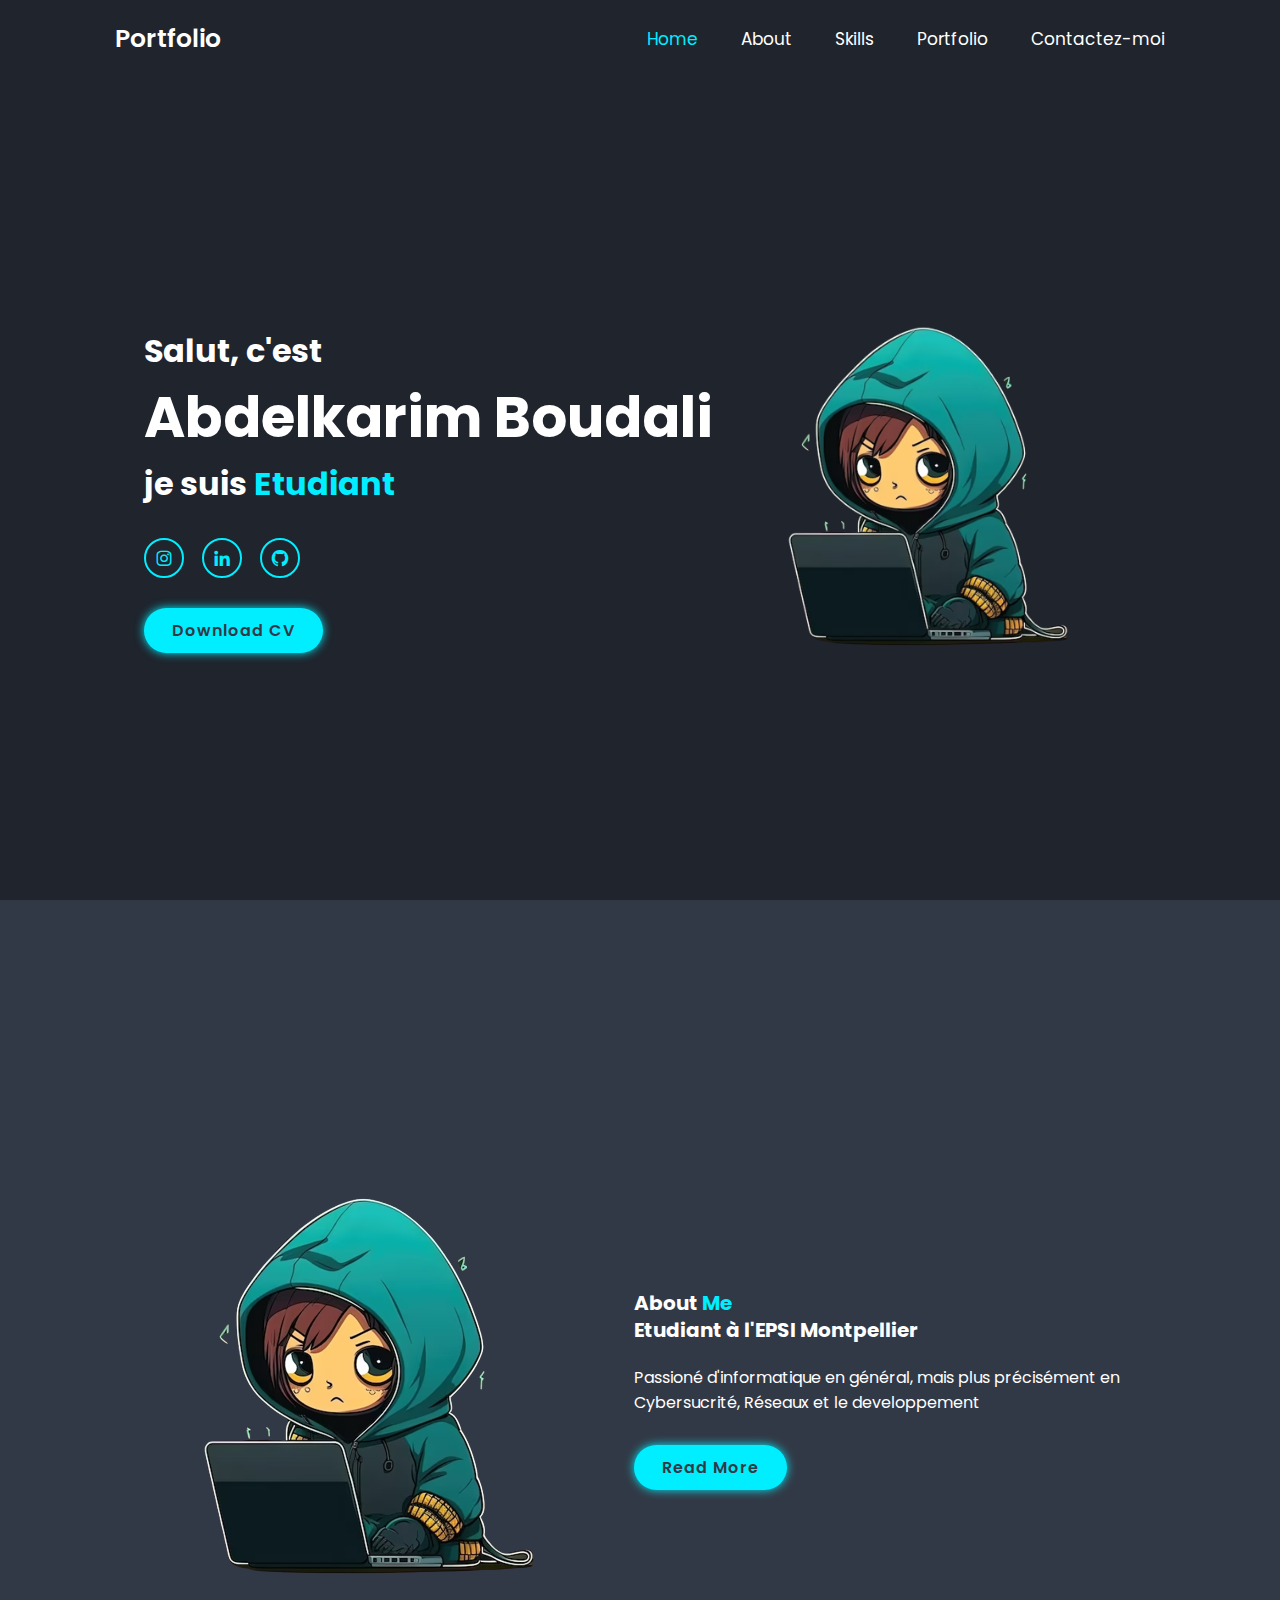
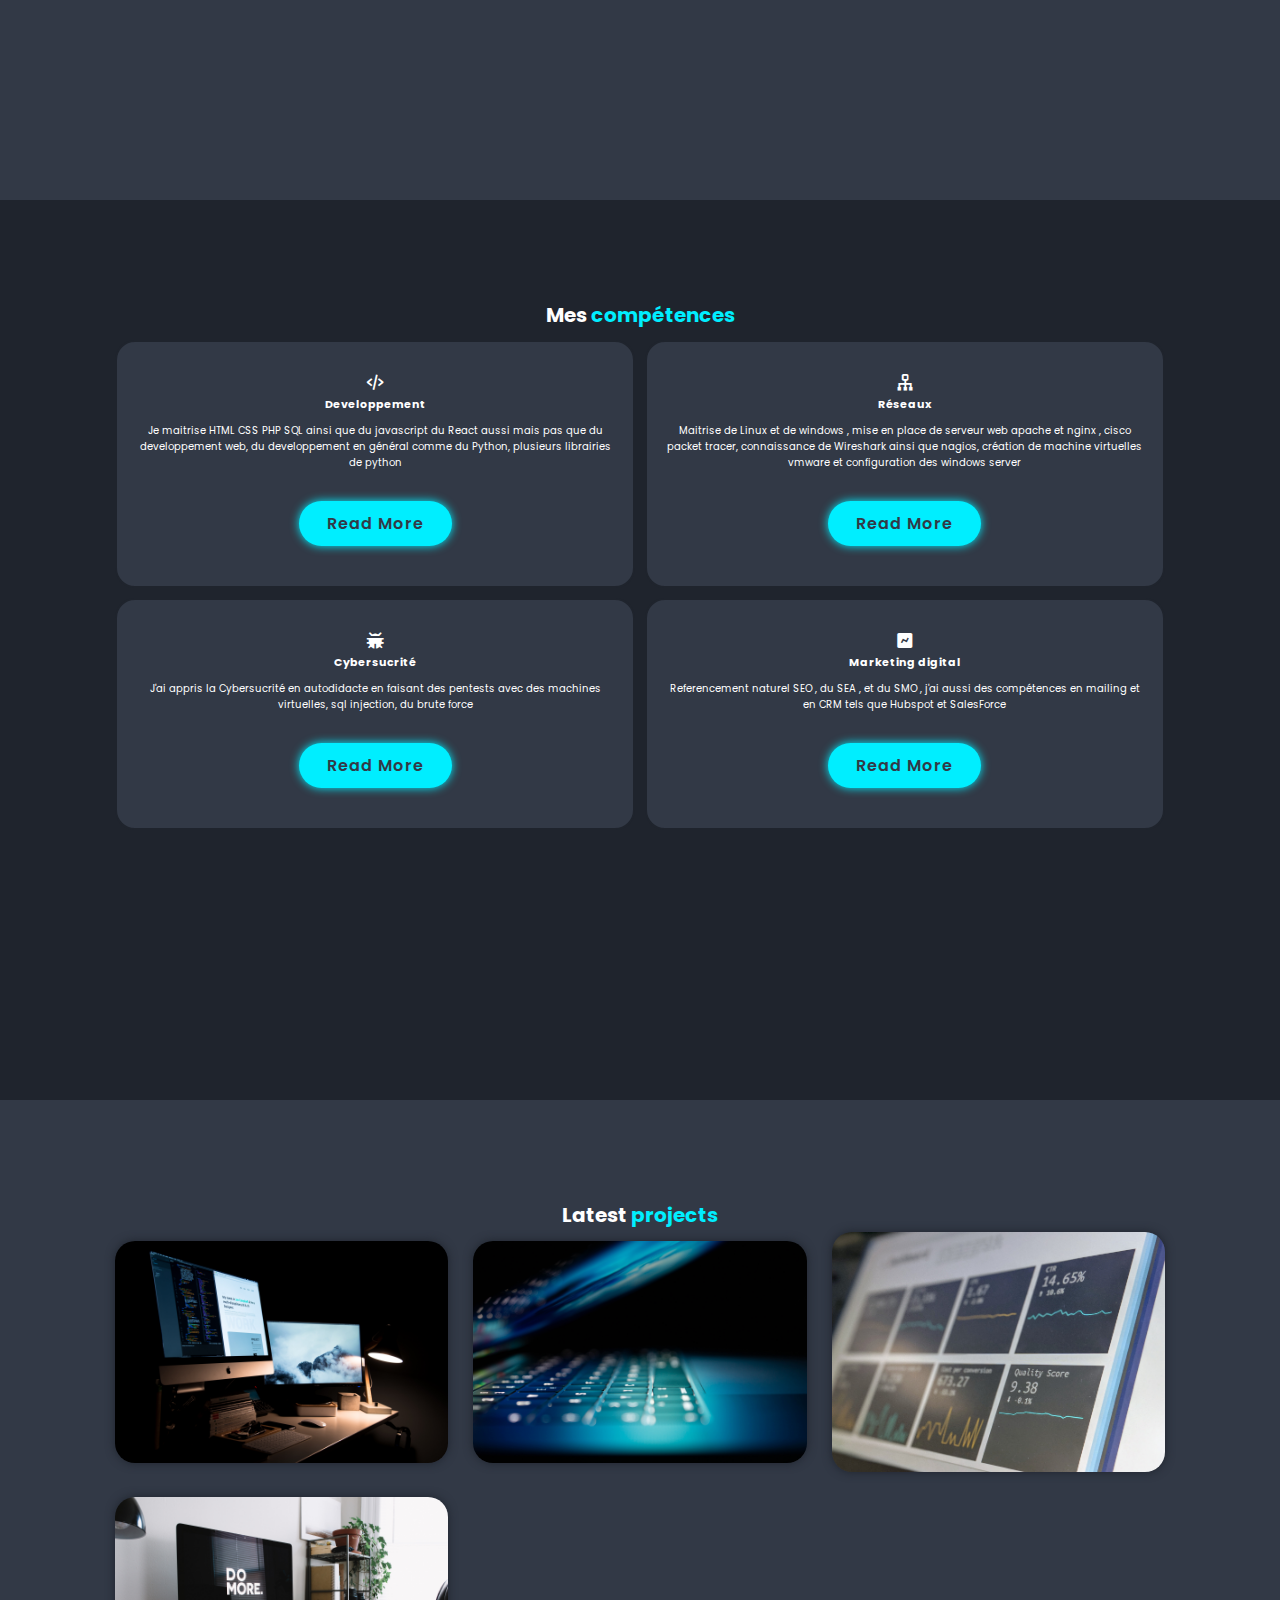
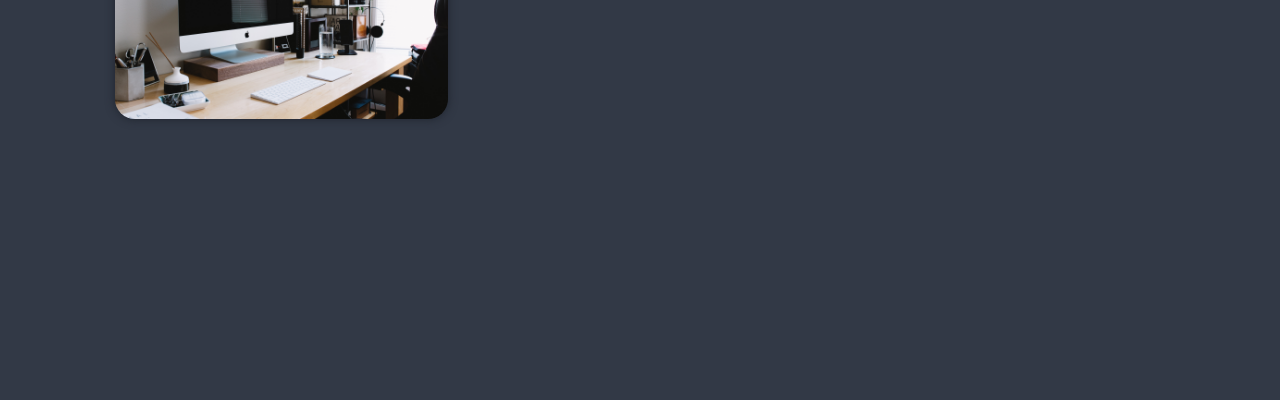
<file: index.html>
<!DOCTYPE html>
<html lang="fr">

<head>
    <meta charset="UTF-8">
    <meta http-equiv="X-UA-Compatible" content="IE=edge">
    <meta name="viewport" content="width=device-width, initial-scale=1.0">
    <title>Mon site web !</title>
    <link rel="stylesheet" href="/css/style.css">
    <link href='https://unpkg.com/boxicons@2.1.4/css/boxicons.min.css' rel='stylesheet'>

</head>

<body>

    <header class="header">
        <a href="#" class="logo">Portfolio</a>
        <i class='bx bx-menu' id="menu-icon"></i>
        <nav class="navbar">
            <a href="#home" class="active">Home</a>
            <a href="#about">About</a>
            <a href="#services">Skills</a>
            <a href="#portfolio">Portfolio</a>
            <a href="mailto:Abdelkarim.boudali@outlook.com">Contactez-moi</a>


        </nav>
    </header>

    <section class="home" id="home">
        <div class="home-content">
            <h3>Salut, c'est </h3>
            <h1>Abdelkarim Boudali</h1>
            <h3>je suis <span>Etudiant</span></h3>
            <div class="social-media">
                <a href="https://www.instagram.com/urbanacogitandi/" target="_blank"><i
                        class='bx bxl-instagram'></i></a>
                <a href="https://www.linkedin.com/in/abdelkarim-boudali-732871268/" target="_blank"><i
                        class='bx bxl-linkedin'></i></a>
                <a href="https://github.com/Karimbdl" target="_blank"><i class='bx bxl-github'></i></a>
            </div>
            <a href="/pdf/AbdelkarimBoudaliCV.pdf" target="_blank" download="CV.pdf" class="btn">Download CV</a>

        </div>
        <div class="home-img">
            <img src="/images/photo.png" alt="">
        </div>
    </section>


    <section class="about" id="about">
        <div class="about-img">
            <img src="images/photo.png">
        </div>

        <div class="about-content">
            <h2 class="heading">About <span>Me</span></h2>
            <h3>Etudiant à l'EPSI Montpellier</h3>
            <p>Passioné d'informatique en général, mais plus précisément en Cybersucrité, Réseaux et le developpement
            </p>

            <button class="btn" onclick="showMore()">Read More</button>
            <p id="moreText" style="display:none;">Si vous voulez en savoir plus alors contactez moi !</p>
        </div>

        </div>
    </section>

    <section class="services" id="services">
        <h2 class="heading">Mes <span>compétences</span></h2>
        <div class="services-container">
            <div class="services-box">
                <i class='bx bx-code-alt'></i>
                <h3>Developpement</h3>
                <p>Je maitrise HTML CSS PHP SQL ainsi que du javascript du React aussi mais pas que du developpement
                    web, du developpement en général comme du Python, plusieurs librairies de python </p>
                <button class="btn" onclick="getMore()">Read More</button>
                <p id="plus" style="display:none">Les librairies que je maitrise sont pygame, numpy, BeautifulSoup,
                    Regex, Requets, Pandas</p>
            </div>

            <div class="services-box">
                <i class='bx bx-sitemap'></i>
                <h3>Réseaux</h3>
                <p>Maitrise de Linux et de windows , mise en place de serveur web apache et nginx , cisco packet tracer,
                    connaissance de Wireshark ainsi que nagios, création de machine virtuelles vmware et configuration
                    des windows server</p>
                <button class="btn" onclick="lirePlus()">Read More</button>
                <p id="lire" style="display: none;">tout sera plus clair dans le CV mais si vous insistez alors je
                    maitrise aussi
                    le hardware, je sais configurer des routeurs et des firewall ainsi que des switchers </p>
            </div>


            <div class="services-box">
                <i class='bx bxs-bug'></i>
                <h3>Cybersucrité</h3>
                <p>J'ai appris la Cybersucrité en autodidacte en faisant des pentests avec des machines virtuelles, sql
                    injection, du brute force </p>
                <a href="#" class="btn">Read More</a>

            </div>


            <div class="services-box">
                <i class='bx bxs-chart'></i>
                <h3>Marketing digital</h3>
                <p>Referencement naturel SEO , du SEA , et du SMO , j'ai aussi des compétences en mailing et en CRM tels
                    que Hubspot et SalesForce</p>
                <a href="#" class="btn">Read More</a>
            </div>
        </div>
    </section>

    <section class="portfolio" id="portfolio">
        <h2 class="heading">Latest <span>projects</span></h2>

        <div class="portfolio-container">
            <div class="portfolio-box">
                <img src="/images/portfolio.jpg">
                <div class="portfolio-layer">
                    <h4>Site web</h4>
                    <p>Developpement d'un site pour un hotel Carnot pour les reservations des clients avec une partie
                        admin en utilisant html css ainsi que php</p>
                    <a href="#"><i class='bx bx-link-external'></i></a>
                </div>
            </div>
            <div class="portfolio-box">
                <img src="/images/portfolio2.jpg">
                <div class="portfolio-layer">
                    <h4>Site web</h4>
                    <p>Developpement d'un site web de gestion de librairies qui s'appellera La Maison du Livre</p>
                    <a href="#"><i class='bx bx-link-external'></i></a>
                </div>
            </div>
            <div class="portfolio-box">
                <img src="/images/portfolio3.jpg">
                <div class="portfolio-layer">
                    <h4>React</h4>
                    <p>Projet personnel pour developper un Netflix mais revisité qui s'appellera Flipper avec du react
                        et du node.js</p>
                    <a href="#"><i class='bx bx-link-external'></i></a>
                </div>
            </div>
            <div class="portfolio-box">
                <img src="/images/portefolio4.jpg">
                <div class="portfolio-layer">
                    <h4>infrastructure</h4>
                    <p>Mise en place d'un réseau et le faire communiquer en configurant des routeurs et des switchers
                    </p>
                    <a href="#"><i class='bx bx-link-external'></i></a>

                </div>
            </div>
        </div>
    </section>







    <script src="js/script.js"></script>
</body>

</html>
</file>
<file: css/style.css>
@import url('https://fonts.googleapis.com/css2?family=Poppins:ital,wght@0,100;0,200;0,300;0,400;0,500;0,600;0,700;0,800;0,900;1,100;1,200;1,300;1,400;1,500;1,600;1,700;1,800;1,900&display=swap');

* {
    margin: 0;
    padding: 0;
    box-sizing: border-box;
    text-decoration: none;
    border: none;
    font-family: 'Poppins', sans-serif;
    scroll-behavior: smooth;

}

:root {
    --bg-color: #1f242d;
    --second-bg-color: #323946;
    --text-color: #fff;
    --main-color: #0ef;
}

html {
    font-size: 62.5%;
    overflow: hidden;
}

body {
    background: var(--bg-color);
    color: var(--text-color);
}

.header {
    position: fixed;
    top: 0;
    left: 0;
    width: 100%;
    padding: 2rem 9%;
    background: var(--bg-color);
    display: flex;
    justify-content: space-between;
    align-items: center;
    z-index: 100;
}



.logo {
    font-size: 2.5rem;
    color: var(--text-color);
    font-weight: 600;
    cursor: default;
}

.navbar a {
    font-size: 1.7rem;
    color: var(--text-color);
    margin-left: 4rem;
    transition: .3s;
}

.navbar a:hover,
.navbar a.active {
    color: var(--main-color);
}

#menu-icon {
    font-size: 3.6rem;
    color: var(--text-color);
    display: none;

}

section {
    min-height: 100vh;
    padding: 10rem 9% 2rem;
}

.home {
    display: flex;
    justify-content: center;
    align-items: center;
}

.home-content h3 {
    font-size: 3.2rem;
    font-weight: 700;
}

span {
    color: var(--main-color);
}

.home-content h1 {
    font-size: 5.6rem;
    font-weight: 700;
}

.home-img img {
    width: 33vw;
    animation: floatImage 4s ease-in-out infinite;
}

@keyframes floatImage {
    0% {
        transform: translateY(0);
    }

    50% {
        transform: translateY(-2.4rem);
    }

    100% {
        transform: translateY(0);
    }
}

.social-media a {
    display: inline-flex;
    justify-content: center;
    align-items: center;
    width: 4rem;
    height: 4rem;
    background: transparent;
    border: .2rem solid var(--main-color);
    border-radius: 50%;
    font-size: 2rem;
    color: var(--main-color);
    margin: 3rem 1.5rem 3rem 0;
    transition: .5s ease;
}

.social-media a:hover {
    background-color: var(--main-color);
    color: var(--text-color);
    box-shadow: 0 0 1rem var(--main-color);
}

.btn {
    display: inline-block;
    padding: 1rem 2.8rem;
    background: var(--main-color);
    border-radius: 4rem;
    box-shadow: 0 0 1rem var(--main-color);
    font-size: 1.6rem;
    color: var(--second-bg-color);
    letter-spacing: .1rem;
    font-weight: 600;
    transition: .5s ease;

}

.btn:hover {
    box-shadow: none;

}

.about {
    display: flex;
    justify-content: center;
    align-items: center;
    gap: 2rem;
    background: var(--second-bg-color);
}

.heading {
    text-align: center;
    font-size: 2rem;
}

.about-content h2 {
    text-align: left;
    line-height: 1.2;
}

.about-content h3 {
    font-size: 2rem;
}

.about-content p {
    font-size: 1.6rem;
    margin: 2rem 0 3rem;
}

.services h2 {
    margin-bottom: 1rem;
}

.services-container {
    display: flex;
    justify-content: center;
    align-items: center;
    flex-wrap: wrap;
    gap: 1rem;
}

.services-container .services-box {
    flex: 1 1 50rem;
    background: var(--second-bg-color);
    padding: 3rem 2rem 4rem;
    text-align: center;
    border-radius: 2rem;
    border: .2rem solid var(--bg-color);
    transition: .5s ease;
}

.services-container .services-box:hover {
    border-color: var(--main-color);
    transform: scale(1.02);
}

.services-box i {
    font-size: 2rem;
}

.services-box h3 {
    font-size: 1.1rem;
}

.services-box p {
    font-size: 1rem;
    margin: 1rem 0 3rem;
}

.portfolio {
    background-color: var(--second-bg-color);
}

.portfolio h2 {
    margin-bottom: .2rem;
}

.portfolio-container {
    display: grid;
    grid-template-columns: repeat(3, 1fr);
    align-items: center;
    gap: 2.5rem;
}

.portfolio-container .portfolio-box {
    position: relative;
    border-radius: 2rem;
    box-shadow: 0 0 1rem var(--bg-color);
    overflow: hidden;
    display: flex;
}

.portfolio-box img {
    width: 100%;
    transition: .5s ease;
}

.portfolio-box:hover img {
    transform: scale(1.1);
}

.portfolio-box .portfolio-layer {
    position: absolute;
    bottom: 0;
    left: 0;
    width: 100%;
    height: 100%;
    background: linear-gradient(rgba(0, 0, 0, .1), var(--main-color));
    display: flex;
    justify-content: center;
    align-items: center;
    flex-direction: column;
    text-align: center;
    padding: 0 4rem;
    transform: translateY(100%);
    transform: .5s ease;
}

.portfolio-layer h4 {
    font-size: 3rem;
}

.portfolio-layer p {
    font-size: 1.6rem;
    margin: .3rem 0 1rem;
}

.portfolio-layer a {
    display: inline-flex;
    justify-content: center;
    align-items: center;
    width: 3rem;
    height: 3rem;
    background: var(--text-color);
    border-radius: 50%;
}

.portfolio-layer a i {
    font-size: 1rem;
    color: var(--second-bg-color);
}

.portfolio-box:hover .portfolio-layer {
    transform: translateY(0);
}

.contact h2 {
    margin-bottom: 2rem;

}

.contact form {
    max-width: 60rem;
    margin: 1rem auto;
    text-align: center;
    margin-bottom: 3rem;
}

.contact form .input-box {
    display: flex;
    justify-content: space-between;
    flex-wrap: wrap;
}

.contact form .input-box input,
.contact form textarea {
    width: 100%;
    padding: 1.5rem;
    font-size: 1.6rem;
    color: var(--text-color);
    background: var(--second-bg-color);
    border-radius: .8rem;
    margin: .6rem 0;
}

.contact form .input-box input {
    width: 49%;
}

.contact form textarea {
    resize: none;
}

.contact form .btn {
    margin-top: 1rem;
    cursor: pointer;
    font-size: 1rem;
}

.footer {
    display: flex;
    flex-wrap: wrap;
    padding: 2rem 9%;
    background: var(--second-bg-color);
    align-items: center;
}

.footer-iconTop a {
    display: inline-flex;
    justify-content: center;
    align-items: center;
    padding: .8rem;
    background: var(--main-color);
    border-radius: 10rem;
}

.footer-iconTop a:hover {
    box-shadow: 0 0 1rem var(--main-color);
}

.footer-iconTop a i {
    font-size: 2.4rem;
    color: var(--second-bg-color);
}

@media (max-width:1200px) {
    html {
        font-size: 55%;
    }
}

@media (max-width :991px) {
    .header {
        padding: 2rem 3%;
    }

    section {
        padding: 10rem 3% 2rem;
    }

}

@media (max-width:768px) {
    #menu-icon {
        display: block;
    }

    .navbar {
        position: absolute;
        top: 100%;
        left: 0%;
        width: 100%;
        padding: 1rem 3%;
        background: var(--main-color);
        border-top: .1rem solid rgba(0, 0, 0, 0);
    }
}

/* Style pour cacher le texte supplémentaire initialement */
#moreText {
    display: none;
}

.additional-text {
    display: none;
}
</file>
